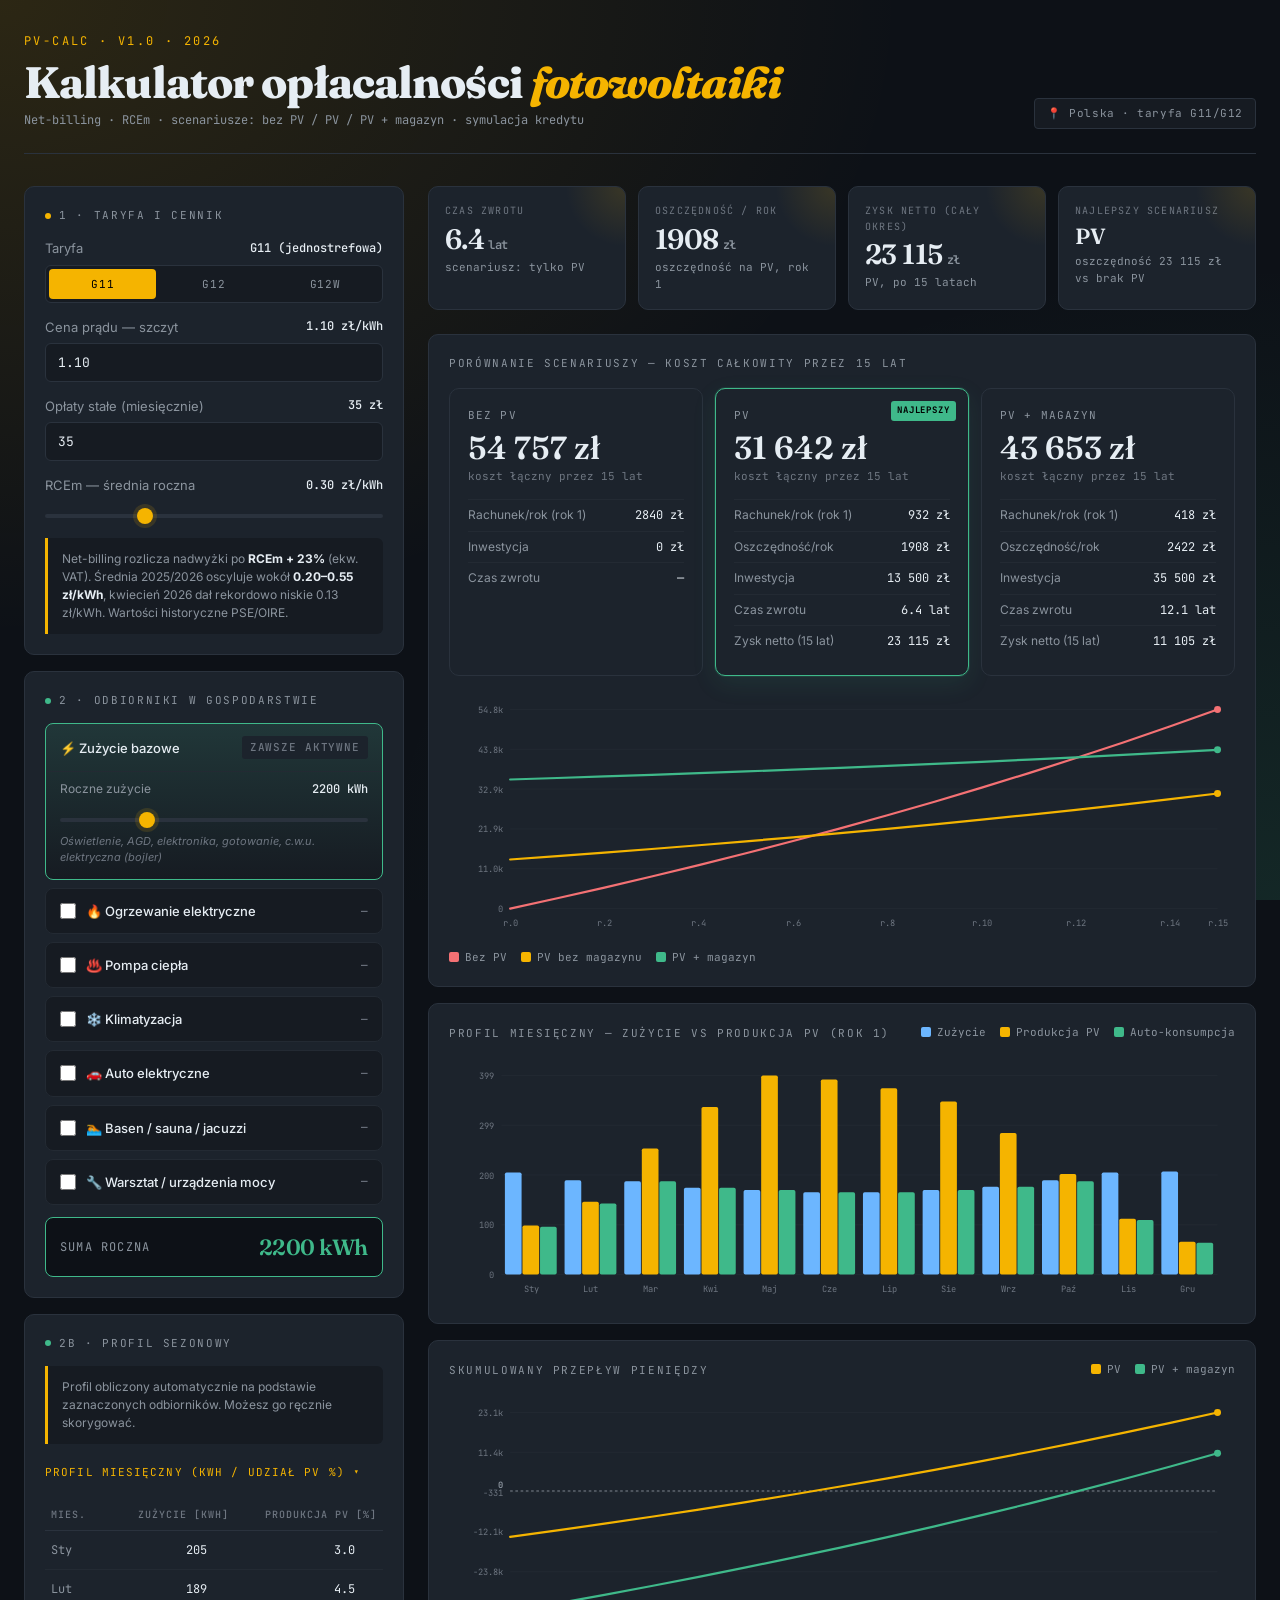
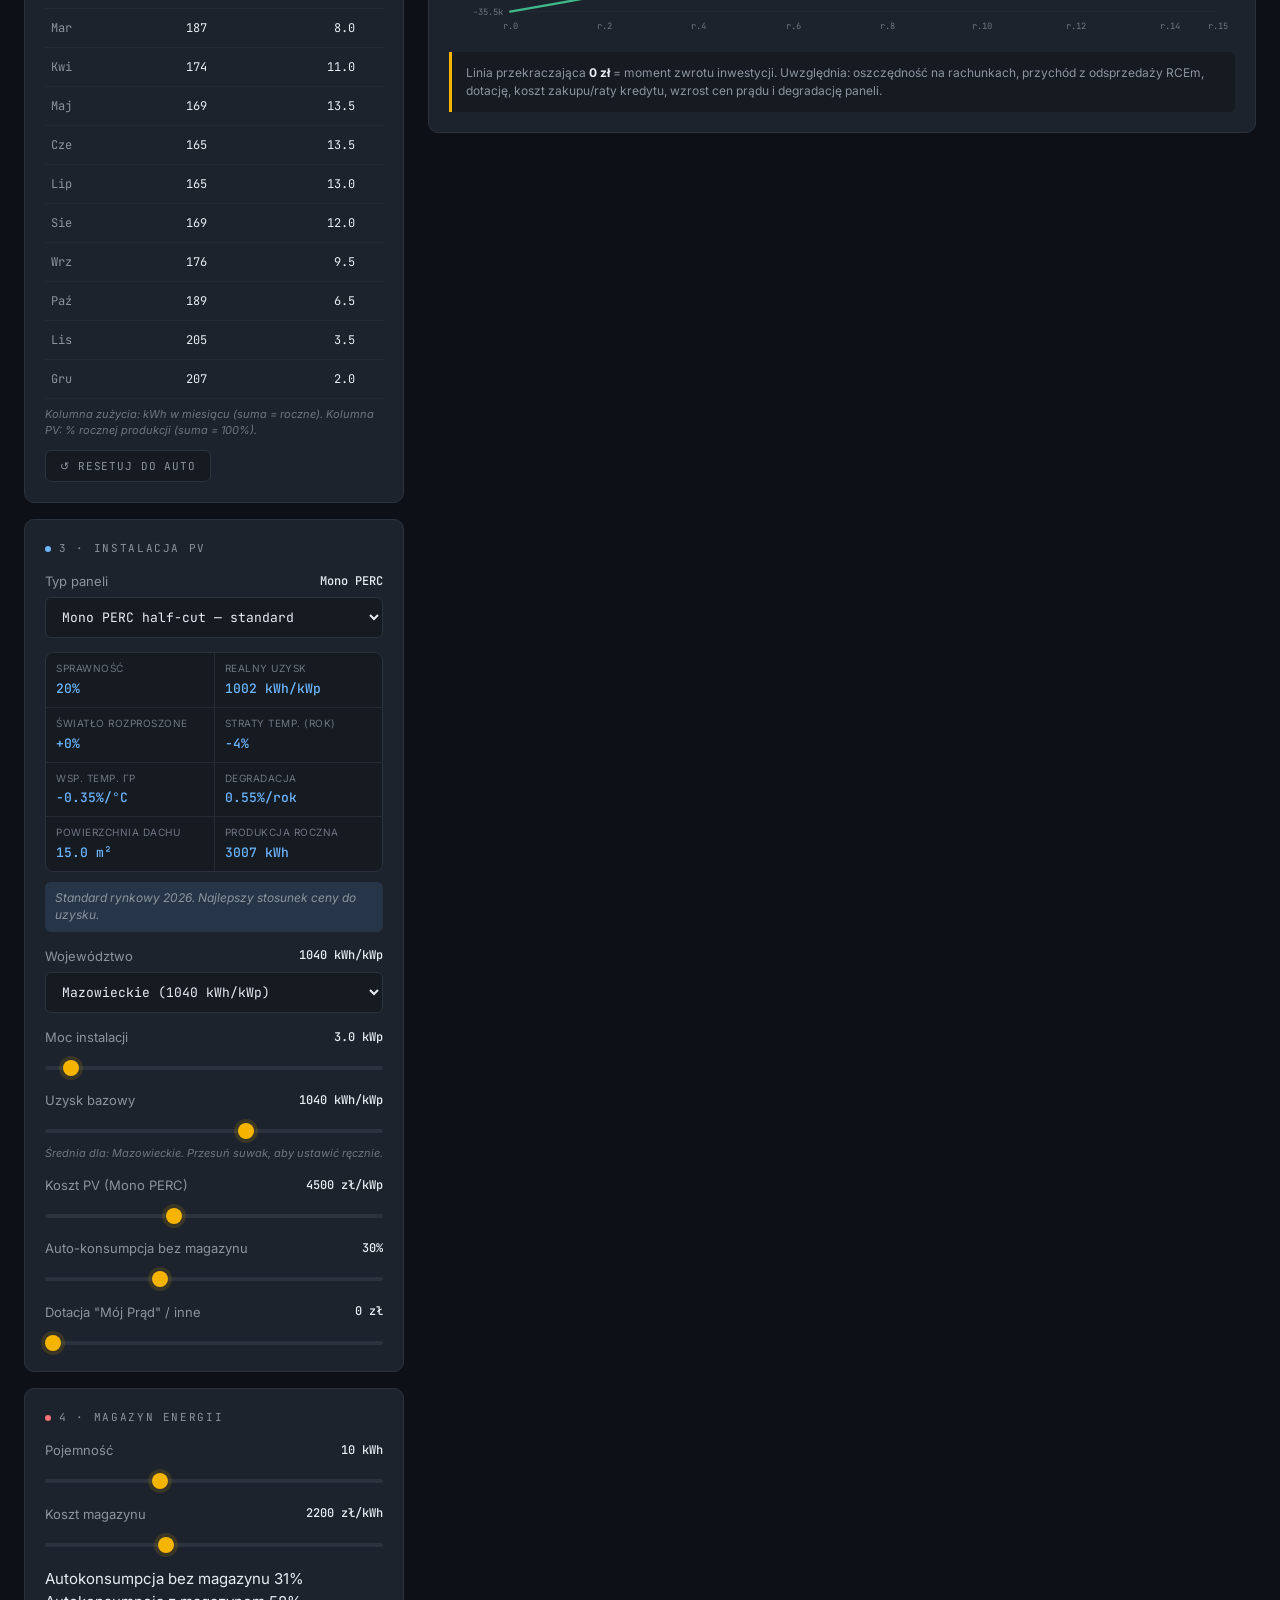
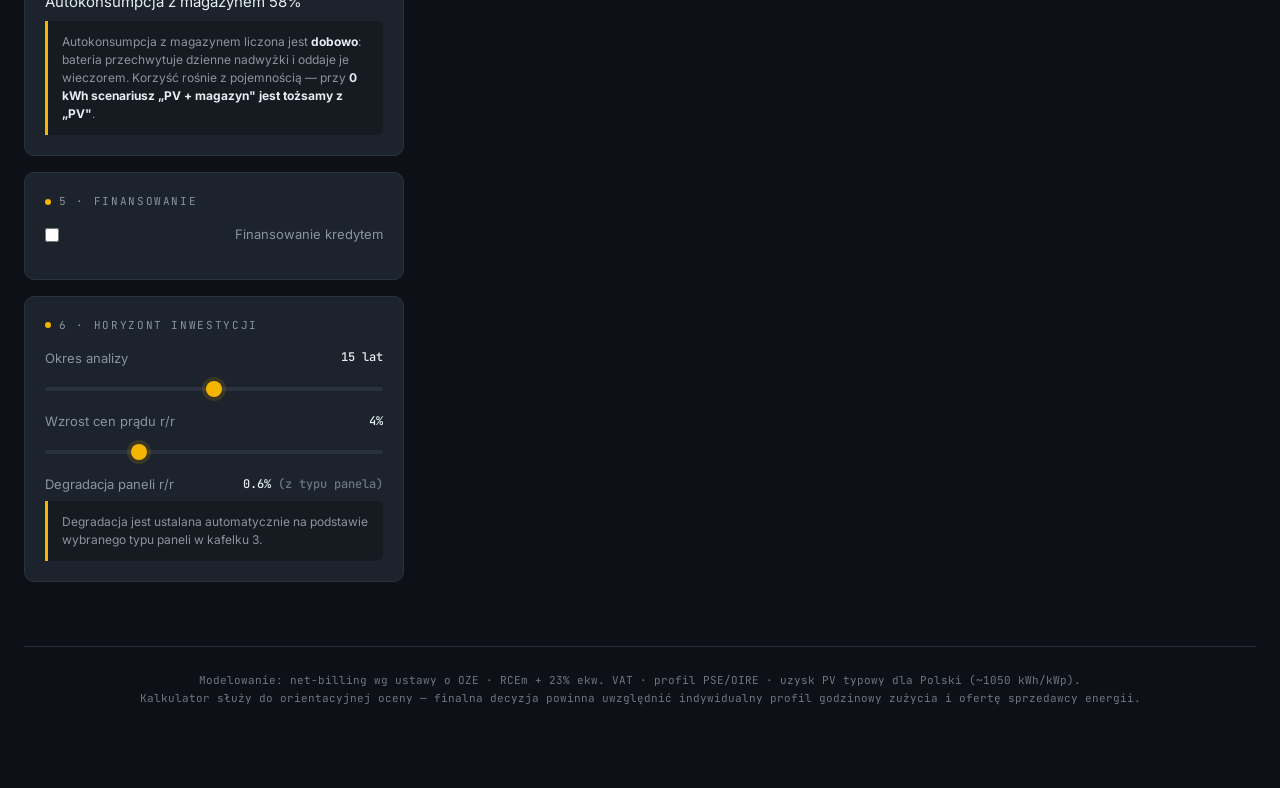
<file: index.html>
<!DOCTYPE html>
<html lang="pl">
<head>
<meta charset="UTF-8">
<meta name="viewport" content="width=device-width, initial-scale=1.0">
<title>Kalkulator opłacalności PV — net-billing 2026</title>
<link rel="preconnect" href="https://fonts.googleapis.com">
<link rel="preconnect" href="https://fonts.gstatic.com" crossorigin>
<link href="https://fonts.googleapis.com/css2?family=JetBrains+Mono:wght@400;500;700&family=Fraunces:opsz,wght@9..144,400;9..144,600;9..144,800&family=Inter:wght@400;500;600&display=swap" rel="stylesheet">
<link rel="stylesheet" href="style.css">
</head>
<body>
<div class="wrap">

<header>
  <div>
    <div class="brand">PV-Calc · v1.0 · 2026</div>
    <h1>Kalkulator opłacalności <span class="accent">fotowoltaiki</span></h1>
    <div class="sub">Net-billing · RCEm · scenariusze: bez PV / PV / PV + magazyn · symulacja kredytu</div>
  </div>
  <div class="badge">📍 Polska · taryfa G11/G12</div>
</header>

<div class="layout">

  <!-- ============ LEWA KOLUMNA: WEJŚCIE ============ -->
  <aside>

    <!-- 1. TARYFA -->
    <div class="card">
      <div class="card-title">1 · Taryfa i cennik</div>
      <div class="field">
        <label>Taryfa <span class="val" id="tariffName">G11 (jednostrefowa)</span></label>
        <div class="toggle-group" id="tariffGroup">
          <button data-tariff="G11" class="active">G11</button>
          <button data-tariff="G12">G12</button>
          <button data-tariff="G12W">G12W</button>
        </div>
      </div>
      <div class="field">
        <label>Cena prądu — szczyt <span class="val"><span id="priceDayVal">1.10</span> zł/kWh</span></label>
        <input type="number" id="priceDay" value="1.10" step="0.01" min="0.3" max="3">
      </div>
      <div class="field" id="priceNightWrap" style="display:none">
        <label>Cena prądu — noc/weekend <span class="val"><span id="priceNightVal">0.60</span> zł/kWh</span></label>
        <input type="number" id="priceNight" value="0.60" step="0.01" min="0.2" max="3">
      </div>
      <div class="field">
        <label>Opłaty stałe (miesięcznie) <span class="val"><span id="fixedFeeVal">35</span> zł</span></label>
        <input type="number" id="fixedFee" value="35" step="1" min="0" max="200">
      </div>
      <div class="field">
        <label>RCEm — średnia roczna <span class="val"><span id="rcemVal">0.30</span> zł/kWh</span></label>
        <input type="range" id="rcem" value="0.30" min="0.10" max="0.80" step="0.01">
      </div>
      <div class="info">
        Net-billing rozlicza nadwyżki po <b>RCEm + 23%</b> (ekw. VAT). Średnia 2025/2026 oscyluje wokół <b>0.20–0.55 zł/kWh</b>, kwiecień 2026 dał rekordowo niskie 0.13 zł/kWh. Wartości historyczne PSE/OIRE.
      </div>
    </div>

    <!-- 2. ODBIORNIKI ENERGII -->
    <div class="card">
      <div class="card-title mint">2 · Odbiorniki w gospodarstwie</div>
      <div class="appliance" data-app="base">
        <label class="app-row">
          <span class="app-name">⚡ Zużycie bazowe</span>
          <span class="val app-disabled">zawsze aktywne</span>
        </label>
        <div class="app-detail">
          <label>Roczne zużycie <span class="val"><span id="appBaseVal">2200</span> kWh</span></label>
          <input type="range" id="appBase" value="2200" min="800" max="6000" step="100">
          <div class="app-hint">Oświetlenie, AGD, elektronika, gotowanie, c.w.u. elektryczna (bojler)</div>
        </div>
      </div>

      <div class="appliance" data-app="heating">
        <label class="app-row">
          <input type="checkbox" id="appHeatingOn">
          <span class="app-name">🔥 Ogrzewanie elektryczne</span>
          <span class="val app-status">—</span>
        </label>
        <div class="app-detail" id="appHeatingDetail" style="display:none">
          <label>Roczne zużycie <span class="val"><span id="appHeatingVal">8000</span> kWh</span></label>
          <input type="range" id="appHeating" value="8000" min="2000" max="20000" step="200">
          <div class="app-hint">Grzejniki elektryczne, piec akumulacyjny — wszystko zimą</div>
        </div>
      </div>

      <div class="appliance" data-app="hp">
        <label class="app-row">
          <input type="checkbox" id="appHpOn">
          <span class="app-name">♨️ Pompa ciepła</span>
          <span class="val app-status">—</span>
        </label>
        <div class="app-detail" id="appHpDetail" style="display:none">
          <label>Roczne zużycie <span class="val"><span id="appHpVal">3500</span> kWh</span></label>
          <input type="range" id="appHp" value="3500" min="1500" max="8000" step="100">
          <div class="app-hint">Powietrze-woda, COP ~3.5. Profil zimowy łagodniejszy niż grzejniki.</div>
        </div>
      </div>

      <div class="appliance" data-app="ac">
        <label class="app-row">
          <input type="checkbox" id="appAcOn">
          <span class="app-name">❄️ Klimatyzacja</span>
          <span class="val app-status">—</span>
        </label>
        <div class="app-detail" id="appAcDetail" style="display:none">
          <label>Roczne zużycie <span class="val"><span id="appAcVal">800</span> kWh</span></label>
          <input type="range" id="appAc" value="800" min="200" max="3000" step="50">
          <div class="app-hint">Szczyt: czerwiec–sierpień. Dobrze pokrywa się z produkcją PV.</div>
        </div>
      </div>

      <div class="appliance" data-app="ev">
        <label class="app-row">
          <input type="checkbox" id="appEvOn">
          <span class="app-name">🚗 Auto elektryczne</span>
          <span class="val app-status">—</span>
        </label>
        <div class="app-detail" id="appEvDetail" style="display:none">
          <label>Roczne zużycie <span class="val"><span id="appEvVal">3000</span> kWh</span></label>
          <input type="range" id="appEv" value="3000" min="500" max="10000" step="100">
          <div class="app-hint">15 000 km/rok ≈ 3000 kWh. Lekko więcej zimą (mniejszy zasięg).</div>
        </div>
      </div>

      <div class="appliance" data-app="pool">
        <label class="app-row">
          <input type="checkbox" id="appPoolOn">
          <span class="app-name">🏊 Basen / sauna / jacuzzi</span>
          <span class="val app-status">—</span>
        </label>
        <div class="app-detail" id="appPoolDetail" style="display:none">
          <label>Roczne zużycie <span class="val"><span id="appPoolVal">2500</span> kWh</span></label>
          <input type="range" id="appPool" value="2500" min="500" max="8000" step="100">
          <div class="app-hint">Pompy filtracyjne + podgrzewanie. Szczyt: maj–wrzesień.</div>
        </div>
      </div>

      <div class="appliance" data-app="workshop">
        <label class="app-row">
          <input type="checkbox" id="appWorkshopOn">
          <span class="app-name">🔧 Warsztat / urządzenia mocy</span>
          <span class="val app-status">—</span>
        </label>
        <div class="app-detail" id="appWorkshopDetail" style="display:none">
          <label>Roczne zużycie <span class="val"><span id="appWorkshopVal">1500</span> kWh</span></label>
          <input type="range" id="appWorkshop" value="1500" min="300" max="6000" step="100">
          <div class="app-hint">Spawarka, kompresor, obrabiarki — głównie dni robocze.</div>
        </div>
      </div>

      <div class="total-bar">
        <span>Suma roczna</span>
        <span class="total-val"><span id="annualUseTotal">2200</span> kWh</span>
      </div>
    </div>

    <!-- 2b. PROFIL SEZONOWY -->
    <div class="card">
      <div class="card-title mint">2b · Profil sezonowy</div>
      <div class="info" style="margin-top:0; margin-bottom:12px">
        Profil obliczony automatycznie na podstawie zaznaczonych odbiorników. Możesz go ręcznie skorygować.
      </div>
      <details open>
        <summary>Profil miesięczny (kWh / udział PV %)</summary>
        <table class="profile-table" id="profileTable">
          <thead><tr><th>Mies.</th><th style="text-align:right">Zużycie [kWh]</th><th style="text-align:right">Produkcja PV [%]</th></tr></thead>
          <tbody></tbody>
        </table>
        <div class="app-hint" style="margin-top:8px">Kolumna zużycia: kWh w miesiącu (suma = roczne). Kolumna PV: % rocznej produkcji (suma = 100%).</div>
        <button id="resetProfile" class="btn-reset">↺ Resetuj do auto</button>
      </details>
    </div>

    <!-- 3. INSTALACJA PV -->
    <div class="card">
      <div class="card-title blue">3 · Instalacja PV</div>
      <div class="field">
        <label>Typ paneli <span class="val" id="panelTypeName">Mono PERC</span></label>
        <select id="panelType">
          <option value="poly">Polikrystaliczny (Poly-Si) — budżet</option>
          <option value="perc" selected>Mono PERC half-cut — standard</option>
          <option value="topcon">TOPCon N-type — nowa generacja</option>
          <option value="hjt">HJT heterozłącze — premium</option>
          <option value="thin">Cienkowarstwowy CdTe — niszowy</option>
        </select>
      </div>
      <div class="panel-specs" id="panelSpecs">
        <div class="spec"><span class="spec-lab">Sprawność</span><span class="spec-val" id="specEff">20%</span></div>
        <div class="spec"><span class="spec-lab">Realny uzysk</span><span class="spec-val" id="specYield">1050 kWh/kWp</span></div>
        <div class="spec"><span class="spec-lab">Światło rozproszone</span><span class="spec-val" id="specLight">+0%</span></div>
        <div class="spec"><span class="spec-lab">Straty temp. (rok)</span><span class="spec-val" id="specTempLoss">−2%</span></div>
        <div class="spec"><span class="spec-lab">Wsp. temp. γP</span><span class="spec-val" id="specTemp">−0.35%/°C</span></div>
        <div class="spec"><span class="spec-lab">Degradacja</span><span class="spec-val" id="specDeg">0.55%/rok</span></div>
        <div class="spec"><span class="spec-lab">Powierzchnia dachu</span><span class="spec-val" id="specArea">15 m²</span></div>
        <div class="spec"><span class="spec-lab">Produkcja roczna</span><span class="spec-val" id="specProd">3150 kWh</span></div>
      </div>
      <div class="panel-desc" id="panelDesc">Standard rynkowy 2026. Najlepszy stosunek ceny do uzysku.</div>
      <div class="field">
        <label>Województwo <span class="val" id="voivodeshipYield">1040 kWh/kWp</span></label>
        <select id="voivodeship"></select>
      </div>
      <div class="field">
        <label>Moc instalacji <span class="val"><span id="pvKwpVal">3.0</span> kWp</span></label>
        <input type="range" id="pvKwp" value="3.0" min="2" max="20" step="0.5">
      </div>
      <div class="field">
        <label>Uzysk bazowy <span class="val"><span id="yieldVal">1040</span> kWh/kWp</span></label>
        <input type="range" id="yieldKwp" value="1040" min="800" max="1200" step="10">
        <div class="app-hint" id="yieldHint">Wartość z województwa. Przesuń suwak, aby ustawić ręcznie.</div>
      </div>
      <div class="field">
        <label>Koszt PV (Mono PERC) <span class="val"><span id="costKwpVal">4500</span> zł/kWp</span></label>
        <input type="range" id="costKwp" value="4500" min="3000" max="7000" step="100">
      </div>
      <div class="field">
        <label>Auto-konsumpcja bez magazynu <span class="val"><span id="autoVal">30</span>%</span></label>
        <input type="range" id="autoUse" value="30" min="15" max="60" step="1">
      </div>
      <div class="field">
        <label>Dotacja "Mój Prąd" / inne <span class="val"><span id="grantVal">0</span> zł</span></label>
        <input type="range" id="grant" value="0" min="0" max="20000" step="500">
      </div>
    </div>

    <!-- 4. MAGAZYN -->
    <div class="card">
      <div class="card-title red">4 · Magazyn energii</div>
      <div class="field">
        <label>Pojemność <span class="val"><span id="batKwhVal">10</span> kWh</span></label>
        <input type="range" id="batKwh" value="10" min="0" max="30" step="1">
      </div>
      <div class="field">
        <label>Koszt magazynu <span class="val"><span id="batCostKwhVal">2200</span> zł/kWh</span></label>
        <input type="range" id="batCostKwh" value="2200" min="1500" max="3500" step="100">
      </div>
      <div class="bat-result">
        <div class="bat-result-row">
          <span>Autokonsumpcja bez magazynu</span>
          <span class="bat-result-val" id="selfNoBatPct">31%</span>
        </div>
        <div class="bat-result-row">
          <span>Autokonsumpcja z magazynem</span>
          <span class="bat-result-val mint" id="selfBatPct">58%</span>
        </div>
      </div>
      <div class="info" style="margin-top:8px">
        Autokonsumpcja z magazynem liczona jest <b>dobowo</b>: bateria przechwytuje dzienne nadwyżki i oddaje je wieczorem. Korzyść rośnie z pojemnością — przy <b>0 kWh scenariusz „PV + magazyn" jest tożsamy z „PV"</b>.
      </div>
    </div>

    <!-- 5. KREDYT -->
    <div class="card">
      <div class="card-title">5 · Finansowanie</div>
      <div class="field">
        <label class="checkbox"><input type="checkbox" id="useCredit"> Finansowanie kredytem</label>
      </div>
      <div id="creditPanel" style="display:none">
        <div class="field">
          <label>Udział kredytu <span class="val"><span id="creditShareVal">100</span>%</span></label>
          <input type="range" id="creditShare" value="100" min="10" max="100" step="5">
        </div>
        <div class="grid-2">
          <div class="field">
            <label>Okres <span class="val"><span id="creditYearsVal">10</span> lat</span></label>
            <input type="range" id="creditYears" value="10" min="2" max="20" step="1">
          </div>
          <div class="field">
            <label>RRSO <span class="val"><span id="creditRateVal">9.0</span>%</span></label>
            <input type="range" id="creditRate" value="9.0" min="3" max="15" step="0.1">
          </div>
        </div>
      </div>
    </div>

    <!-- 6. PARAMETRY DŁUGOTERMINOWE -->
    <div class="card">
      <div class="card-title">6 · Horyzont inwestycji</div>
      <div class="field">
        <label>Okres analizy <span class="val"><span id="horizonVal">15</span> lat</span></label>
        <input type="range" id="horizon" value="15" min="5" max="25" step="1">
      </div>
      <div class="field">
        <label>Wzrost cen prądu r/r <span class="val"><span id="priceGrowthVal">4</span>%</span></label>
        <input type="range" id="priceGrowth" value="4" min="0" max="15" step="0.5">
      </div>
      <div class="field">
        <label>Degradacja paneli r/r <span class="val"><span id="degradationVal">0.55</span>% <span style="color:var(--text-dim)">(z typu panela)</span></span></label>
        <div class="info" style="margin-top:4px">Degradacja jest ustalana automatycznie na podstawie wybranego typu paneli w kafelku 3.</div>
      </div>
    </div>

  </aside>

  <!-- ============ PRAWA KOLUMNA: WYNIKI ============ -->
  <main>

    <!-- KPI -->
    <div class="kpi-grid">
      <div class="kpi">
        <div class="kpi-label">Czas zwrotu</div>
        <div class="kpi-value"><span id="kpiPayback">—</span><span class="kpi-unit">lat</span></div>
        <div class="kpi-delta" id="kpiPaybackNote">scenariusz: PV</div>
      </div>
      <div class="kpi">
        <div class="kpi-label">Oszczędność / rok</div>
        <div class="kpi-value"><span id="kpiYearly">—</span><span class="kpi-unit">zł</span></div>
        <div class="kpi-delta" id="kpiYearlyNote">vs. brak PV, rok 1</div>
      </div>
      <div class="kpi">
        <div class="kpi-label">Zysk netto (cały okres)</div>
        <div class="kpi-value"><span id="kpiNpv">—</span><span class="kpi-unit">zł</span></div>
        <div class="kpi-delta" id="kpiNpvNote">po odjęciu inwestycji</div>
      </div>
      <div class="kpi">
        <div class="kpi-label">Najlepszy scenariusz</div>
        <div class="kpi-value" style="font-size:22px"><span id="kpiBest">—</span></div>
        <div class="kpi-delta" id="kpiBestNote">na podstawie zysku</div>
      </div>
    </div>

    <!-- PORÓWNANIE 3 SCENARIUSZY -->
    <div class="chart-card">
      <div class="chart-header">
        <div class="chart-title">Porównanie scenariuszy — koszt całkowity przez <span id="horizonLabel">15</span> lat</div>
      </div>
      <div class="scenarios" id="scenariosBox"></div>
      <div id="cumulativeChart"></div>
      <div class="legend" style="margin-top:12px">
        <span class="legend-item"><span class="legend-dot" style="background:var(--red)"></span>Bez PV</span>
        <span class="legend-item"><span class="legend-dot" style="background:var(--sun)"></span>PV bez magazynu</span>
        <span class="legend-item"><span class="legend-dot" style="background:var(--mint)"></span>PV + magazyn</span>
      </div>
    </div>

    <!-- WYKRES SEZONOWY -->
    <div class="chart-card">
      <div class="chart-header">
        <div class="chart-title">Profil miesięczny — zużycie vs produkcja PV (rok 1)</div>
        <div class="legend">
          <span class="legend-item"><span class="legend-dot" style="background:var(--blue)"></span>Zużycie</span>
          <span class="legend-item"><span class="legend-dot" style="background:var(--sun)"></span>Produkcja PV</span>
          <span class="legend-item"><span class="legend-dot" style="background:var(--mint)"></span>Auto-konsumpcja</span>
        </div>
      </div>
      <div id="seasonalChart"></div>
    </div>

    <!-- PRZEPŁYWY -->
    <div class="chart-card">
      <div class="chart-header">
        <div class="chart-title">Skumulowany przepływ pieniędzy</div>
        <div class="legend">
          <span class="legend-item"><span class="legend-dot" style="background:var(--sun)"></span>PV</span>
          <span class="legend-item"><span class="legend-dot" style="background:var(--mint)"></span>PV + magazyn</span>
        </div>
      </div>
      <div id="cashflowChart"></div>
      <div class="info">
        Linia przekraczająca <b>0 zł</b> = moment zwrotu inwestycji. Uwzględnia: oszczędność na rachunkach, przychód z odsprzedaży RCEm, dotację, koszt zakupu/raty kredytu, wzrost cen prądu i degradację paneli.
      </div>
    </div>

  </main>
</div>

<footer>
  Modelowanie: net-billing wg ustawy o OZE · RCEm + 23% ekw. VAT · profil PSE/OIRE · uzysk PV typowy dla Polski (~1050 kWh/kWp).<br>
  Kalkulator służy do orientacyjnej oceny — finalna decyzja powinna uwzględnić indywidualny profil godzinowy zużycia i ofertę sprzedawcy energii.
</footer>

</div>

<script src="script.js"></script>

</body>
</html>
</file>
<file: style.css>
:root {
  --bg: #0d1117;
  --bg-soft: #161b22;
  --bg-card: #1c232c;
  --border: #2a323d;
  --border-soft: #232a33;
  --text: #e6edf3;
  --text-muted: #8b949e;
  --text-dim: #6e7681;
  --sun: #f5b400;
  --sun-soft: #f5b40022;
  --mint: #3fb98a;
  --mint-soft: #3fb98a22;
  --red: #f47174;
  --red-soft: #f4717422;
  --blue: #6cb6ff;
  --blue-soft: #6cb6ff22;
  --shadow: 0 8px 32px rgba(0,0,0,0.4);
  --display: 'Fraunces', serif;
  --mono: 'JetBrains Mono', monospace;
  --body: 'Inter', sans-serif;
}

* { box-sizing: border-box; margin: 0; padding: 0; }

html, body {
  background: var(--bg);
  color: var(--text);
  font-family: var(--body);
  font-size: 15px;
  line-height: 1.55;
  -webkit-font-smoothing: antialiased;
}

body {
  background:
    radial-gradient(ellipse at top left, var(--sun-soft) 0%, transparent 50%),
    radial-gradient(ellipse at bottom right, var(--mint-soft) 0%, transparent 50%),
    var(--bg);
  background-attachment: fixed;
  min-height: 100vh;
}

.wrap {
  max-width: 1400px;
  margin: 0 auto;
  padding: 32px 24px 80px;
}

/* HEADER */
header {
  border-bottom: 1px solid var(--border);
  padding-bottom: 24px;
  margin-bottom: 32px;
  display: flex;
  justify-content: space-between;
  align-items: end;
  flex-wrap: wrap;
  gap: 16px;
}
.brand {
  font-family: var(--mono);
  font-size: 12px;
  color: var(--sun);
  letter-spacing: 0.2em;
  text-transform: uppercase;
  margin-bottom: 8px;
}
h1 {
  font-family: var(--display);
  font-weight: 800;
  font-size: clamp(28px, 4vw, 44px);
  line-height: 1.05;
  letter-spacing: -0.02em;
}
h1 .accent { color: var(--sun); font-style: italic; }
.sub {
  font-family: var(--mono);
  font-size: 12px;
  color: var(--text-muted);
  margin-top: 6px;
}
.badge {
  font-family: var(--mono);
  font-size: 11px;
  border: 1px solid var(--border);
  background: var(--bg-soft);
  color: var(--text-muted);
  padding: 6px 12px;
  border-radius: 4px;
  letter-spacing: 0.05em;
}

/* LAYOUT */
.layout {
  display: grid;
  grid-template-columns: 380px 1fr;
  gap: 24px;
}
@media (max-width: 980px) { .layout { grid-template-columns: 1fr; } }

/* CARDS */
.card {
  background: var(--bg-card);
  border: 1px solid var(--border);
  border-radius: 10px;
  padding: 20px;
  margin-bottom: 16px;
}
.card-title {
  font-family: var(--mono);
  font-size: 11px;
  text-transform: uppercase;
  letter-spacing: 0.15em;
  color: var(--text-muted);
  margin-bottom: 14px;
  display: flex;
  align-items: center;
  gap: 8px;
}
.card-title::before {
  content: '';
  width: 6px; height: 6px;
  background: var(--sun);
  border-radius: 50%;
  display: inline-block;
}
.card-title.mint::before { background: var(--mint); }
.card-title.blue::before { background: var(--blue); }
.card-title.red::before { background: var(--red); }

/* INPUTS */
.field { margin-bottom: 14px; }
.field:last-child { margin-bottom: 0; }
label {
  display: flex;
  justify-content: space-between;
  align-items: center;
  font-size: 13px;
  color: var(--text-muted);
  margin-bottom: 6px;
}
label .val {
  font-family: var(--mono);
  color: var(--text);
  font-weight: 500;
  font-size: 12px;
}
input[type="number"], select {
  width: 100%;
  background: var(--bg-soft);
  border: 1px solid var(--border);
  color: var(--text);
  font-family: var(--mono);
  font-size: 13px;
  padding: 10px 12px;
  border-radius: 6px;
  transition: border-color 0.15s;
}
input[type="number"]:focus, select:focus {
  outline: none;
  border-color: var(--sun);
}
input[type="range"] {
  -webkit-appearance: none;
  width: 100%;
  height: 4px;
  background: var(--border);
  border-radius: 2px;
  outline: none;
}
input[type="range"]::-webkit-slider-thumb {
  -webkit-appearance: none;
  width: 16px; height: 16px;
  background: var(--sun);
  border-radius: 50%;
  cursor: pointer;
  box-shadow: 0 0 0 4px var(--sun-soft);
}
input[type="range"]::-moz-range-thumb {
  width: 16px; height: 16px;
  background: var(--sun);
  border-radius: 50%;
  cursor: pointer;
  border: none;
}
.toggle-group {
  display: flex;
  gap: 4px;
  background: var(--bg-soft);
  border: 1px solid var(--border);
  border-radius: 6px;
  padding: 3px;
}
.toggle-group button {
  flex: 1;
  background: transparent;
  border: none;
  color: var(--text-muted);
  font-family: var(--mono);
  font-size: 11px;
  padding: 8px 4px;
  cursor: pointer;
  border-radius: 4px;
  text-transform: uppercase;
  letter-spacing: 0.08em;
  transition: all 0.15s;
}
.toggle-group button.active {
  background: var(--sun);
  color: #000;
}
.toggle-group button:hover:not(.active) { color: var(--text); }

.checkbox {
  display: flex;
  align-items: center;
  gap: 8px;
  cursor: pointer;
  font-size: 13px;
}
.checkbox input { width: 14px; height: 14px; accent-color: var(--sun); }

/* RESULTS */
.kpi-grid {
  display: grid;
  grid-template-columns: repeat(4, 1fr);
  gap: 12px;
  margin-bottom: 24px;
}
@media (max-width: 700px) { .kpi-grid { grid-template-columns: repeat(2, 1fr); } }
.kpi {
  background: var(--bg-card);
  border: 1px solid var(--border);
  border-radius: 10px;
  padding: 16px;
  position: relative;
  overflow: hidden;
}
.kpi-label {
  font-family: var(--mono);
  font-size: 10px;
  text-transform: uppercase;
  letter-spacing: 0.12em;
  color: var(--text-dim);
  margin-bottom: 6px;
}
.kpi-value {
  font-family: var(--display);
  font-size: 28px;
  font-weight: 600;
  line-height: 1;
  letter-spacing: -0.02em;
}
.kpi-unit { font-family: var(--mono); font-size: 12px; color: var(--text-muted); margin-left: 4px; }
.kpi-delta {
  font-family: var(--mono);
  font-size: 11px;
  margin-top: 6px;
  color: var(--text-muted);
}
.kpi-delta.pos { color: var(--mint); }
.kpi-delta.neg { color: var(--red); }
.kpi::after {
  content: '';
  position: absolute;
  top: 0; right: 0;
  width: 60px; height: 60px;
  background: radial-gradient(circle at top right, var(--sun-soft), transparent 70%);
  pointer-events: none;
}

/* SCENARIO COMPARE */
.scenarios {
  display: grid;
  grid-template-columns: repeat(3, 1fr);
  gap: 12px;
  margin-bottom: 16px;
}
@media (max-width: 700px) { .scenarios { grid-template-columns: 1fr; } }
.scen {
  background: var(--bg-card);
  border: 1px solid var(--border);
  border-radius: 10px;
  padding: 18px;
  position: relative;
}
.scen.best {
  border-color: var(--mint);
  box-shadow: 0 0 0 1px var(--mint-soft), 0 8px 24px rgba(63,185,138,0.1);
}
.scen.inactive {
  opacity: 0.5;
  border-style: dashed;
}
.scen-inactive-tag {
  position: absolute;
  top: 12px; right: 12px;
  background: var(--border);
  color: var(--text-muted);
  font-family: var(--mono);
  font-size: 9px;
  padding: 3px 6px;
  border-radius: 3px;
  font-weight: 700;
  letter-spacing: 0.1em;
}
.scen-title {
  font-family: var(--mono);
  font-size: 11px;
  text-transform: uppercase;
  letter-spacing: 0.1em;
  color: var(--text-muted);
  margin-bottom: 4px;
}
.scen-best-tag {
  position: absolute;
  top: 12px; right: 12px;
  background: var(--mint);
  color: #000;
  font-family: var(--mono);
  font-size: 9px;
  padding: 3px 6px;
  border-radius: 3px;
  font-weight: 700;
  letter-spacing: 0.1em;
}
.scen-cost {
  font-family: var(--display);
  font-size: 32px;
  font-weight: 600;
  line-height: 1;
  margin: 8px 0 4px;
}
.scen-period {
  font-family: var(--mono);
  font-size: 11px;
  color: var(--text-dim);
  margin-bottom: 14px;
}
.scen-row {
  display: flex;
  justify-content: space-between;
  font-size: 12px;
  padding: 6px 0;
  border-top: 1px solid var(--border-soft);
}
.scen-row:first-of-type { border-top: none; }
.scen-row .lab { color: var(--text-muted); }
.scen-row .v { font-family: var(--mono); color: var(--text); }

/* CHARTS */
.chart-card {
  background: var(--bg-card);
  border: 1px solid var(--border);
  border-radius: 10px;
  padding: 20px;
  margin-bottom: 16px;
}
.chart-header {
  display: flex;
  justify-content: space-between;
  align-items: baseline;
  margin-bottom: 16px;
}
.chart-title {
  font-family: var(--mono);
  font-size: 11px;
  text-transform: uppercase;
  letter-spacing: 0.15em;
  color: var(--text-muted);
}
.legend {
  display: flex;
  gap: 14px;
  flex-wrap: wrap;
  font-family: var(--mono);
  font-size: 11px;
  color: var(--text-muted);
}
.legend-item { display: flex; align-items: center; gap: 6px; }
.legend-dot { width: 10px; height: 10px; border-radius: 2px; }
svg { display: block; width: 100%; height: auto; }

/* TABLE */
.profile-table {
  width: 100%;
  border-collapse: collapse;
  font-family: var(--mono);
  font-size: 12px;
}
.profile-table th {
  text-align: left;
  color: var(--text-dim);
  font-weight: 500;
  font-size: 10px;
  text-transform: uppercase;
  letter-spacing: 0.1em;
  padding: 8px 6px;
  border-bottom: 1px solid var(--border);
}
.profile-table td {
  padding: 8px 6px;
  border-bottom: 1px solid var(--border-soft);
  color: var(--text);
}
.profile-table td input {
  width: 100%;
  background: transparent;
  border: 1px solid transparent;
  color: var(--text);
  font-family: var(--mono);
  font-size: 12px;
  padding: 2px 6px;
  border-radius: 3px;
  text-align: right;
}
.profile-table td input:hover { border-color: var(--border); }
.profile-table td input:focus { border-color: var(--sun); outline: none; background: var(--bg-soft); }
.profile-table .month { color: var(--text-muted); }

/* INFO */
.info {
  background: var(--bg-soft);
  border-left: 3px solid var(--sun);
  padding: 12px 14px;
  margin-top: 12px;
  font-size: 12px;
  color: var(--text-muted);
  border-radius: 0 6px 6px 0;
  line-height: 1.5;
}
.info b { color: var(--text); }

/* FOOTER */
footer {
  margin-top: 48px;
  padding-top: 24px;
  border-top: 1px solid var(--border);
  font-family: var(--mono);
  font-size: 11px;
  color: var(--text-dim);
  text-align: center;
  line-height: 1.7;
}
footer a { color: var(--sun); text-decoration: none; }

/* DETAILS */
details summary {
  cursor: pointer;
  font-family: var(--mono);
  font-size: 11px;
  text-transform: uppercase;
  letter-spacing: 0.1em;
  color: var(--text-muted);
  padding: 8px 0;
  list-style: none;
}
details summary::after { content: ' ▸'; }
details[open] summary::after { content: ' ▾'; }
details[open] summary { color: var(--sun); margin-bottom: 10px; }

.grid-2 { display: grid; grid-template-columns: 1fr 1fr; gap: 10px; }

/* APPLIANCES */
.appliance {
  border: 1px solid var(--border-soft);
  border-radius: 8px;
  margin-bottom: 8px;
  background: var(--bg-soft);
  transition: border-color 0.15s, background 0.15s;
}
.appliance.active {
  border-color: var(--mint);
  background: linear-gradient(180deg, var(--mint-soft) 0%, var(--bg-soft) 100%);
}
.app-row {
  display: flex;
  align-items: center;
  gap: 10px;
  padding: 12px 14px;
  cursor: pointer;
  font-size: 13px;
  margin-bottom: 0;
}
.app-row input[type="checkbox"] {
  width: 16px; height: 16px;
  accent-color: var(--mint);
  cursor: pointer;
  margin: 0;
}
.app-row .app-name {
  flex: 1;
  color: var(--text);
  font-weight: 500;
}
.app-row .val {
  font-size: 11px;
  color: var(--text-dim);
}
.app-row .app-status {
  font-family: var(--mono);
  color: var(--text-dim);
}
.appliance.active .app-status {
  color: var(--mint);
  font-weight: 600;
}
.app-disabled {
  font-family: var(--mono);
  font-size: 10px;
  color: var(--text-dim);
  text-transform: uppercase;
  letter-spacing: 0.08em;
  padding: 3px 8px;
  background: var(--bg-card);
  border-radius: 3px;
}
.app-detail {
  padding: 4px 14px 14px;
  border-top: 1px solid var(--border-soft);
}
.app-detail label {
  margin-top: 4px;
  margin-bottom: 6px;
  font-size: 12px;
}
.app-hint {
  font-size: 11px;
  color: var(--text-dim);
  margin-top: 6px;
  font-style: italic;
  line-height: 1.4;
}
.total-bar {
  display: flex;
  justify-content: space-between;
  align-items: center;
  padding: 12px 14px;
  background: var(--bg);
  border: 1px solid var(--mint);
  border-radius: 8px;
  margin-top: 12px;
  font-family: var(--mono);
  font-size: 12px;
  color: var(--text-muted);
  text-transform: uppercase;
  letter-spacing: 0.1em;
}
.total-val {
  font-family: var(--display);
  font-size: 22px;
  font-weight: 600;
  color: var(--mint);
  text-transform: none;
  letter-spacing: -0.02em;
}
.total-val span { color: var(--mint); }
.btn-reset {
  margin-top: 12px;
  background: var(--bg-soft);
  border: 1px solid var(--border);
  color: var(--text-muted);
  font-family: var(--mono);
  font-size: 11px;
  padding: 8px 14px;
  border-radius: 6px;
  cursor: pointer;
  text-transform: uppercase;
  letter-spacing: 0.08em;
  transition: all 0.15s;
}
.btn-reset:hover {
  color: var(--sun);
  border-color: var(--sun);
}

/* PANEL SPECS */
.panel-specs {
  display: grid;
  grid-template-columns: 1fr 1fr;
  gap: 1px;
  background: var(--border-soft);
  border: 1px solid var(--border);
  border-radius: 8px;
  overflow: hidden;
  margin-bottom: 10px;
}
.spec {
  background: var(--bg-soft);
  padding: 8px 10px;
  display: flex;
  flex-direction: column;
  gap: 2px;
}
.spec-lab {
  font-size: 10px;
  color: var(--text-dim);
  text-transform: uppercase;
  letter-spacing: 0.05em;
}
.spec-val {
  font-family: var(--mono);
  font-size: 13px;
  color: var(--blue);
  font-weight: 500;
}
.panel-desc {
  font-size: 12px;
  color: var(--text-muted);
  font-style: italic;
  line-height: 1.4;
  padding: 8px 10px;
  background: var(--blue-soft);
  border-radius: 6px;
  margin-bottom: 14px;
}
</file>
